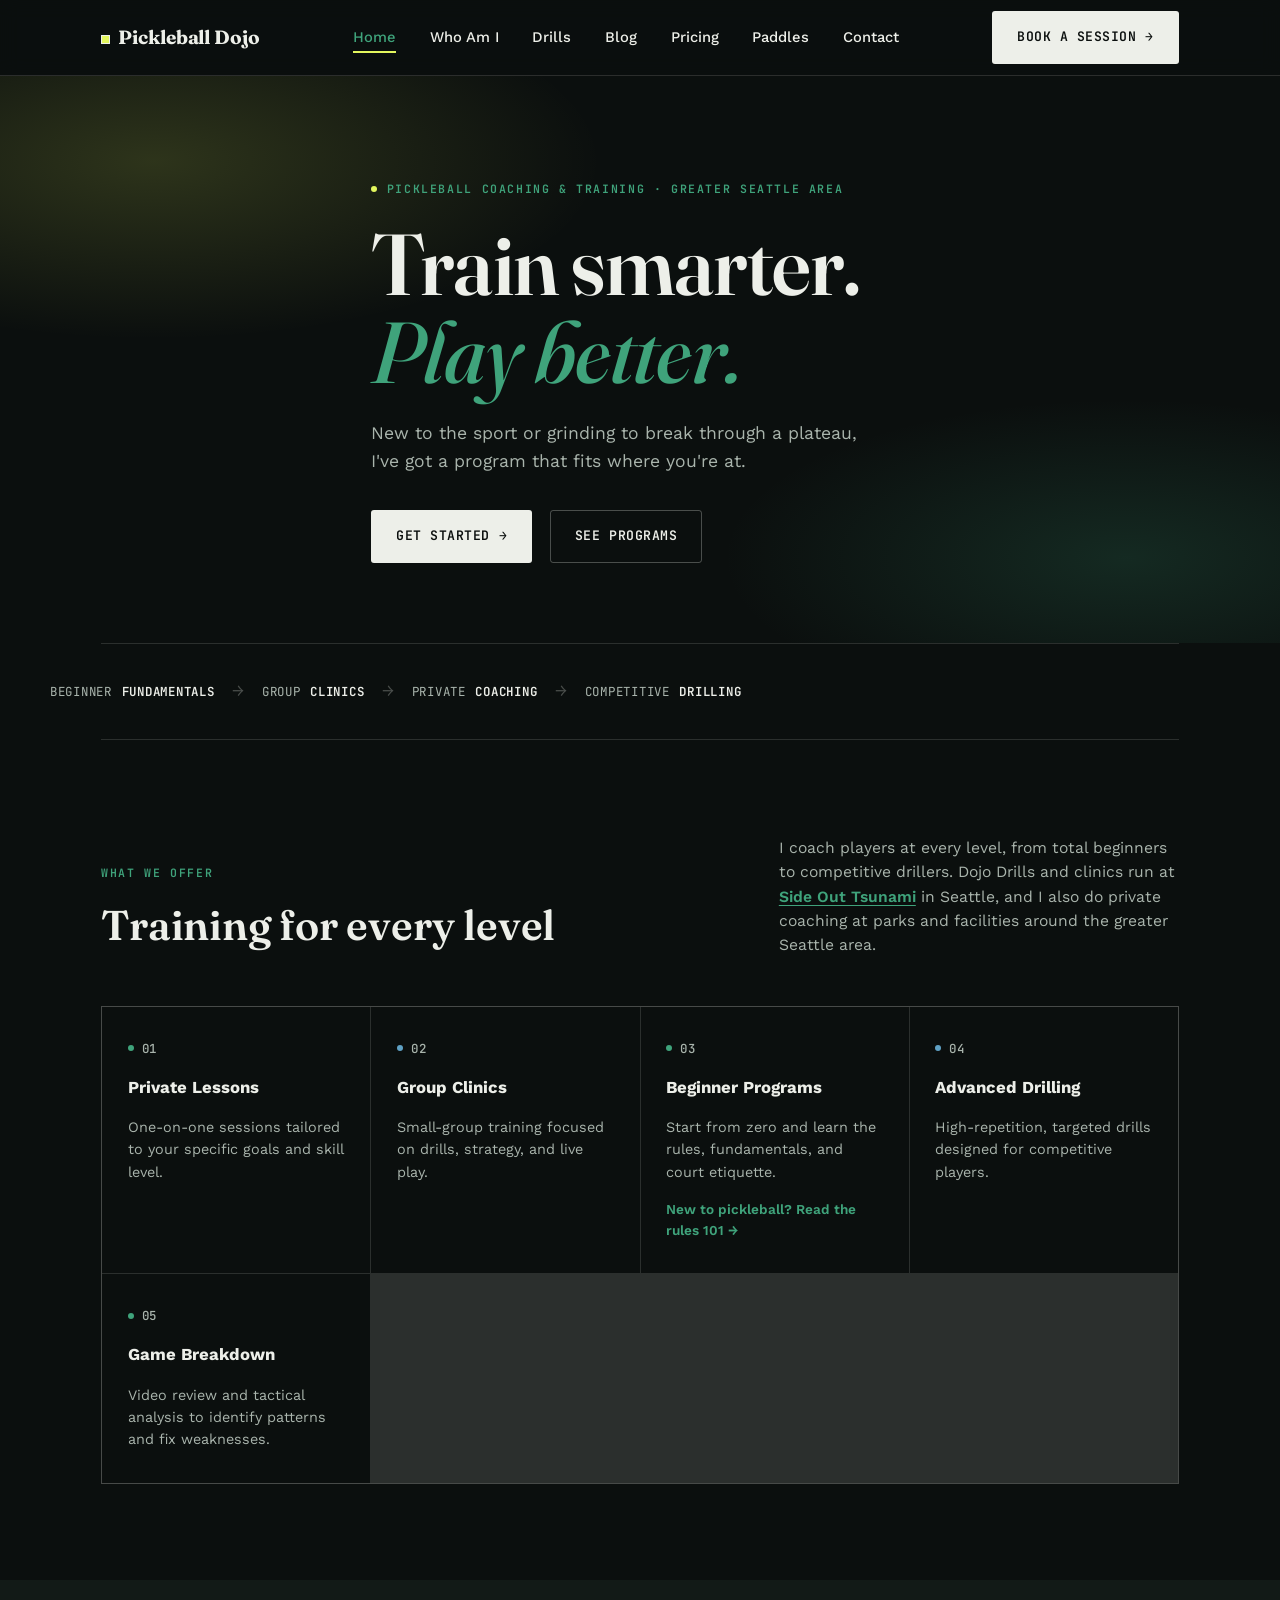
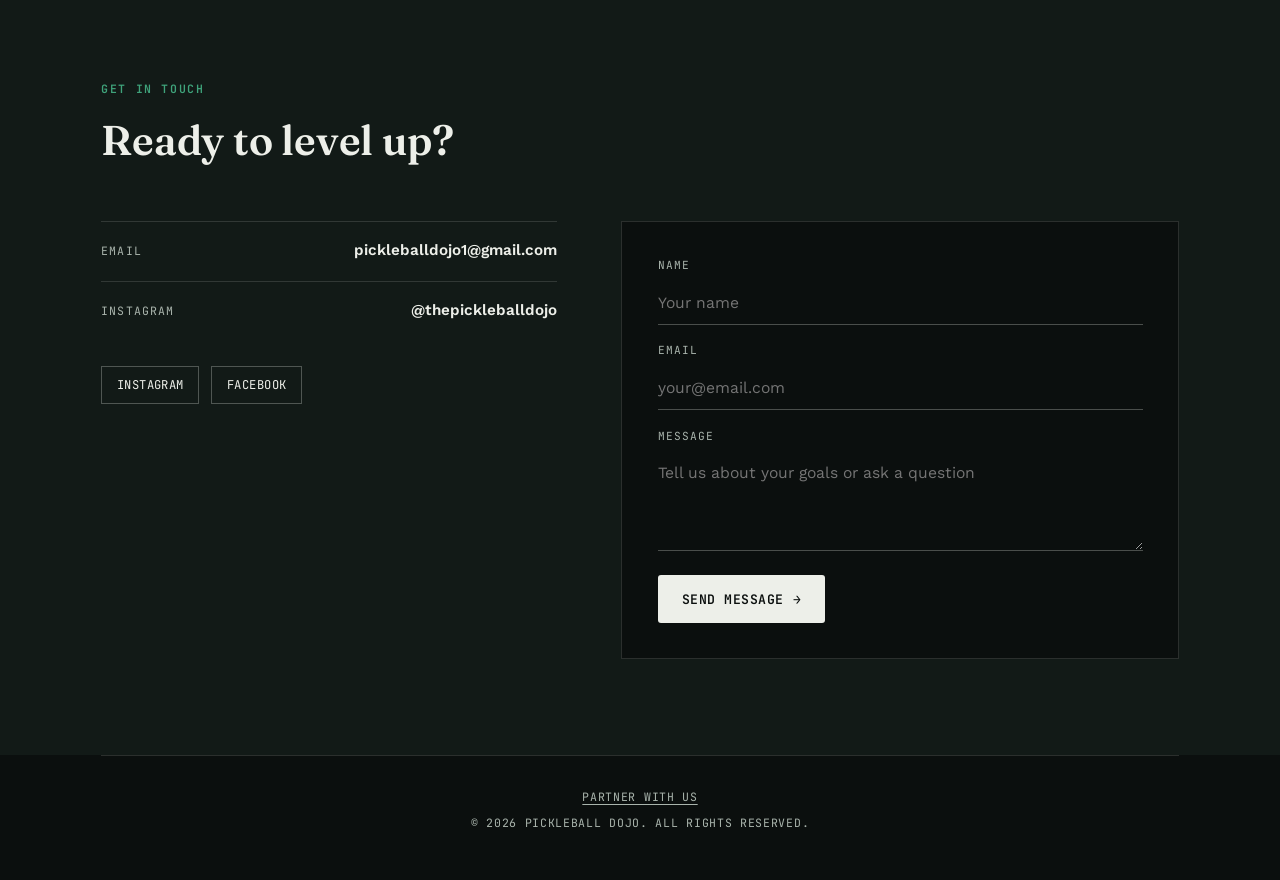
<file: index.html>
<!DOCTYPE html>
<html lang="en">
<head>
  <meta charset="UTF-8" />
  <meta name="viewport" content="width=device-width, initial-scale=1.0" />
  <meta name="description" content="Private lessons, group clinics, and the Dojo Drills program with Coach Takato Watanabe. Serving the greater Seattle area at Side Out Tsunami and local parks." />
  <title>Pickleball Dojo | Pickleball Coaching in Seattle, WA</title>
  <script type="application/ld+json">
  {
    "@context": "https://schema.org",
    "@type": "Person",
    "name": "Takato Watanabe",
    "alternateName": "Pickleball Dojo",
    "jobTitle": "Pickleball Coach",
    "url": "https://pickleballdojo1-del.github.io/dojo-website/",
    "worksFor": {
      "@type": "Organization",
      "name": "Side Out Tsunami",
      "url": "https://sideouttsunami.com/"
    },
    "areaServed": {
      "@type": "Place",
      "name": "Greater Seattle Area, WA"
    },
    "sameAs": [
      "https://www.instagram.com/thepickleballdojo/",
      "https://open.substack.com/pub/thepickleballdojo",
      "https://linktr.ee/pickleballdojo",
      "https://sideouttsunami.com/team/takato-watanabe"
    ]
  }
  </script>
  <link rel="preconnect" href="https://fonts.googleapis.com">
  <link rel="preconnect" href="https://fonts.gstatic.com" crossorigin>
  <link href="https://fonts.googleapis.com/css2?family=Fraunces:ital,opsz,wght@0,9..144,500;0,9..144,600;0,9..144,700;1,9..144,500&family=Work+Sans:wght@400;500;600;700&family=JetBrains+Mono:wght@500;600&display=swap" rel="stylesheet">
  <link rel="stylesheet" href="style.css" />
</head>
<body>

  <!-- ===== NAV ===== -->
  <header>
    <div class="wrap nav-row">
      <a href="index.html" class="brand"><span class="mark"></span>Pickleball Dojo</a>
      <ul class="nav-links">
        <li><a href="index.html" class="active">Home</a></li>
        <li><a href="about.html">Who Am I</a></li>
        <li><a href="drills.html">Drills</a></li>
        <li><a href="blog.html">Blog</a></li>
        <li><a href="pricing.html">Pricing</a></li>
        <li><a href="paddles.html">Paddles</a></li>
        <li><a href="index.html#contact">Contact</a></li>
      </ul>
      <a href="https://app.courtreserve.com/Online/publicbookings/16870/landing" target="_blank" rel="noopener" class="btn btn-primary nav-cta">Book a session <span class="arrow">→</span></a>
      <button class="nav-toggle" aria-label="Toggle navigation" aria-expanded="false">
        <span></span><span></span><span></span>
      </button>
    </div>
  </header>

  <!-- ===== HERO ===== -->
  <!-- TODO: "Get started" and the nav "Book a session" button both link to your CourtReserve public booking page, update the URL here and in nav-cta if it ever changes. -->
  <section class="hero" id="home">
    <div class="hero-split" aria-hidden="true"></div>
    <div class="wrap hero-grid">
      <div class="hero-eyebrow-row"><span class="dot"></span><span class="eyebrow">Pickleball Coaching &amp; Training · Greater Seattle Area</span></div>
      <h1>Train smarter.<br><em>Play better.</em></h1>
      <p class="lede">
        <!-- TODO: Replace with your real tagline/description -->
        New to the sport or grinding to break through a plateau, I've got a program that fits where you're at.
      </p>
      <div class="hero-actions">
        <a href="https://app.courtreserve.com/Online/publicbookings/16870/landing" target="_blank" rel="noopener" class="btn btn-primary">Get started <span class="arrow">→</span></a>
        <a href="#services" class="btn btn-ghost">See programs</a>
      </div>
    </div>
  </section>

  <div class="wrap"><div class="rule"></div></div>
  <div class="wrap path">
    <div class="path-step">Beginner <b>Fundamentals</b></div>
    <span class="path-arrow">→</span>
    <div class="path-step">Group <b>Clinics</b></div>
    <span class="path-arrow">→</span>
    <div class="path-step">Private <b>Coaching</b></div>
    <span class="path-arrow">→</span>
    <div class="path-step">Competitive <b>Drilling</b></div>
  </div>
  <div class="wrap"><div class="rule"></div></div>

  <!-- ===== SERVICES ===== -->
  <section id="services">
    <div class="wrap">
      <div class="section-head reveal">
        <div>
          <span class="eyebrow">What we offer</span>
          <h2>Training for every level</h2>
        </div>
        <p>
          I coach players at every level, from total beginners to competitive drillers. Dojo Drills and clinics run at <a href="https://sideouttsunami.com/" target="_blank" rel="noopener" class="inline-link">Side Out Tsunami</a> in Seattle, and I also do private coaching at parks and facilities around the greater Seattle area.
        </p>
      </div>
    </div>
    <div class="wrap">
      <div class="cards reveal">
        <div class="card">
          <span class="tile"><span class="dot"></span>01</span>
          <h3>Private Lessons</h3>
          <p>One-on-one sessions tailored to your specific goals and skill level.</p>
        </div>
        <div class="card">
          <span class="tile"><span class="dot"></span>02</span>
          <h3>Group Clinics</h3>
          <p>Small-group training focused on drills, strategy, and live play.</p>
        </div>
        <div class="card">
          <span class="tile"><span class="dot"></span>03</span>
          <h3>Beginner Programs</h3>
          <p>Start from zero and learn the rules, fundamentals, and court etiquette.</p>
          <a href="https://thepickleballdojo.substack.com/p/rules-of-pickleball" target="_blank" rel="noopener" class="read-more">New to pickleball? Read the rules 101 →</a>
        </div>
        <div class="card">
          <span class="tile"><span class="dot"></span>04</span>
          <h3>Advanced Drilling</h3>
          <p>High-repetition, targeted drills designed for competitive players.</p>
        </div>
        <div class="card">
          <span class="tile"><span class="dot"></span>05</span>
          <h3>Game Breakdown</h3>
          <p>Video review and tactical analysis to identify patterns and fix weaknesses.</p>
        </div>
      </div>
    </div>
  </section>

  <!-- ===== CONTACT ===== -->
  <section id="contact">
    <div class="wrap">
      <div class="section-head reveal">
        <div>
          <span class="eyebrow">Get in touch</span>
          <h2>Ready to level up?</h2>
        </div>
      </div>
      <div class="contact-grid reveal">
        <div>
          <div class="info-row"><span class="k">Email</span><a href="mailto:pickleballdojo1@gmail.com">pickleballdojo1@gmail.com</a></div>
          <div class="info-row"><span class="k">Instagram</span><a href="https://www.instagram.com/thepickleballdojo/" target="_blank" rel="noopener">@thepickleballdojo</a></div>
          <div class="social-row">
            <a href="https://www.instagram.com/thepickleballdojo/" target="_blank" rel="noopener">Instagram</a>
            <!-- TODO: Replace # with your real Facebook URL -->
            <a href="#" target="_blank" rel="noopener">Facebook</a>
          </div>
        </div>

        <!--
          TODO: To make this form work on GitHub Pages:
          1. Sign up free at https://formspree.io
          2. Create a form and copy your endpoint ID
          3. Replace REPLACE_ME below with your Formspree form ID
          e.g. action="https://formspree.io/f/abcd1234"
        -->
        <form action="https://formspree.io/f/REPLACE_ME" method="POST">
          <div class="field"><label for="name">Name</label><input id="name" name="name" type="text" placeholder="Your name" required /></div>
          <div class="field"><label for="email">Email</label><input id="email" name="email" type="email" placeholder="your@email.com" required /></div>
          <div class="field"><label for="message">Message</label><textarea id="message" name="message" placeholder="Tell us about your goals or ask a question" required></textarea></div>
          <button class="btn btn-primary" type="submit">Send message <span class="arrow">→</span></button>
        </form>
      </div>
    </div>
  </section>

  <!-- ===== FOOTER ===== -->
  <div class="wrap">
    <footer>
      <p><a href="sponsors.html">Partner with us</a></p>
      <p>&copy; 2026 Pickleball Dojo. All rights reserved.</p>
    </footer>
  </div>

  <script src="nav.js" defer></script>
</body>
</html>
</file>
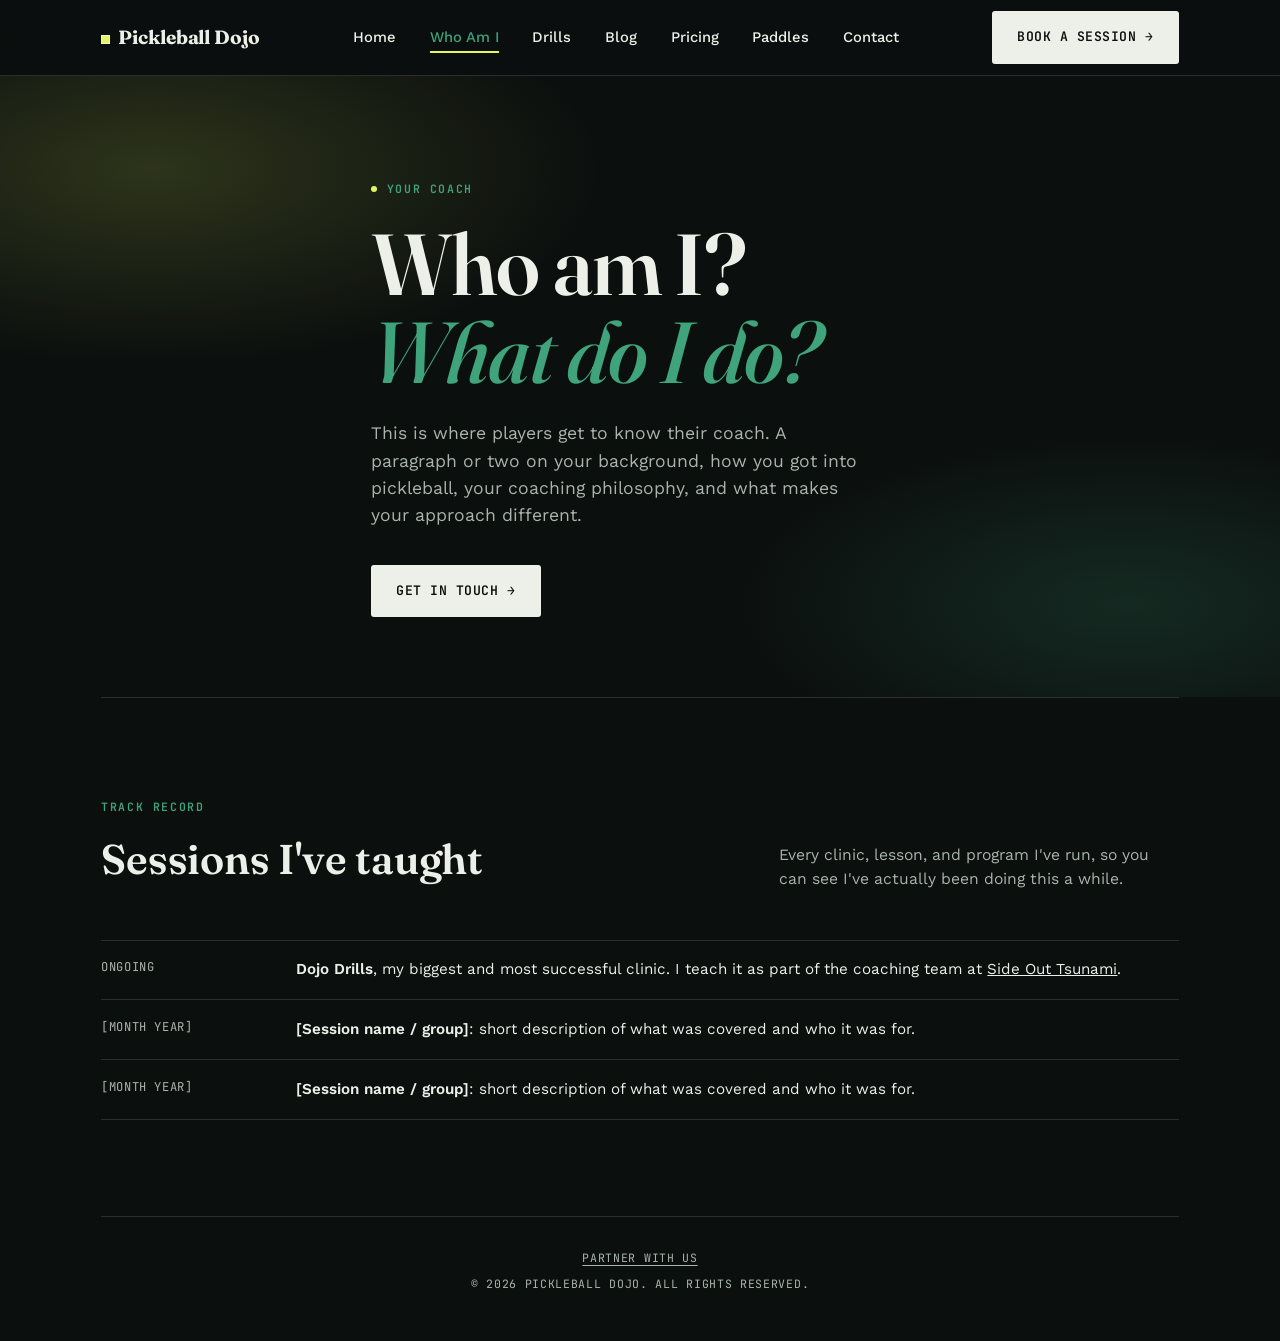
<file: about.html>
<!DOCTYPE html>
<html lang="en">
<head>
  <meta charset="UTF-8" />
  <meta name="viewport" content="width=device-width, initial-scale=1.0" />
  <meta name="description" content="Meet your Pickleball Dojo coach and see the sessions and clinics taught so far." />
  <title>Who Am I | Pickleball Dojo</title>
  <link rel="preconnect" href="https://fonts.googleapis.com">
  <link rel="preconnect" href="https://fonts.gstatic.com" crossorigin>
  <link href="https://fonts.googleapis.com/css2?family=Fraunces:ital,opsz,wght@0,9..144,500;0,9..144,600;0,9..144,700;1,9..144,500&family=Work+Sans:wght@400;500;600;700&family=JetBrains+Mono:wght@500;600&display=swap" rel="stylesheet">
  <link rel="stylesheet" href="style.css" />
</head>
<body>

  <header>
    <div class="wrap nav-row">
      <a href="index.html" class="brand"><span class="mark"></span>Pickleball Dojo</a>
      <ul class="nav-links">
        <li><a href="index.html">Home</a></li>
        <li><a href="about.html" class="active">Who Am I</a></li>
        <li><a href="drills.html">Drills</a></li>
        <li><a href="blog.html">Blog</a></li>
        <li><a href="pricing.html">Pricing</a></li>
        <li><a href="paddles.html">Paddles</a></li>
        <li><a href="index.html#contact">Contact</a></li>
      </ul>
      <a href="https://app.courtreserve.com/Online/publicbookings/16870/landing" target="_blank" rel="noopener" class="btn btn-primary nav-cta">Book a session <span class="arrow">→</span></a>
      <button class="nav-toggle" aria-label="Toggle navigation" aria-expanded="false">
        <span></span><span></span><span></span>
      </button>
    </div>
  </header>

  <!-- ===== ABOUT ===== -->
  <section class="hero">
    <div class="hero-split" aria-hidden="true"></div>
    <div class="wrap hero-grid">
      <div class="hero-eyebrow-row"><span class="dot"></span><span class="eyebrow">Your Coach</span></div>
      <h1>Who am I?<br><em>What do I do?</em></h1>
      <p class="lede">
        <!-- TODO: Replace with your real bio: background, credentials, playing history, and coaching philosophy. -->
        This is where players get to know their coach. A paragraph or two on your background, how you got into pickleball, your coaching philosophy, and what makes your approach different.
      </p>
      <div class="hero-actions">
        <a href="index.html#contact" class="btn btn-primary">Get in touch <span class="arrow">→</span></a>
      </div>
    </div>
  </section>

  <div class="wrap"><div class="rule"></div></div>

  <!-- ===== SESSIONS TAUGHT ===== -->
  <section id="sessions">
    <div class="wrap">
      <div class="section-head reveal">
        <div>
          <span class="eyebrow">Track record</span>
          <h2>Sessions I've taught</h2>
        </div>
        <p>Every clinic, lesson, and program I've run, so you can see I've actually been doing this a while.</p>
      </div>
      <!-- TODO: Replace these with your real session history (date, location/group, short description) -->
      <div class="sessions reveal">
        <div class="session-row">
          <span class="when">Ongoing</span>
          <span class="what"><b>Dojo Drills</b>, my biggest and most successful clinic. I teach it as part of the coaching team at <a href="https://sideouttsunami.com/team/takato-watanabe" target="_blank" rel="noopener">Side Out Tsunami</a>.</span>
        </div>
        <div class="session-row">
          <span class="when">[Month Year]</span>
          <span class="what"><b>[Session name / group]</b>: short description of what was covered and who it was for.</span>
        </div>
        <div class="session-row">
          <span class="when">[Month Year]</span>
          <span class="what"><b>[Session name / group]</b>: short description of what was covered and who it was for.</span>
        </div>
      </div>
    </div>
  </section>

  <div class="wrap">
    <footer>
      <p><a href="sponsors.html">Partner with us</a></p>
      <p>&copy; 2026 Pickleball Dojo. All rights reserved.</p>
    </footer>
  </div>

  <script src="nav.js" defer></script>
</body>
</html>
</file>
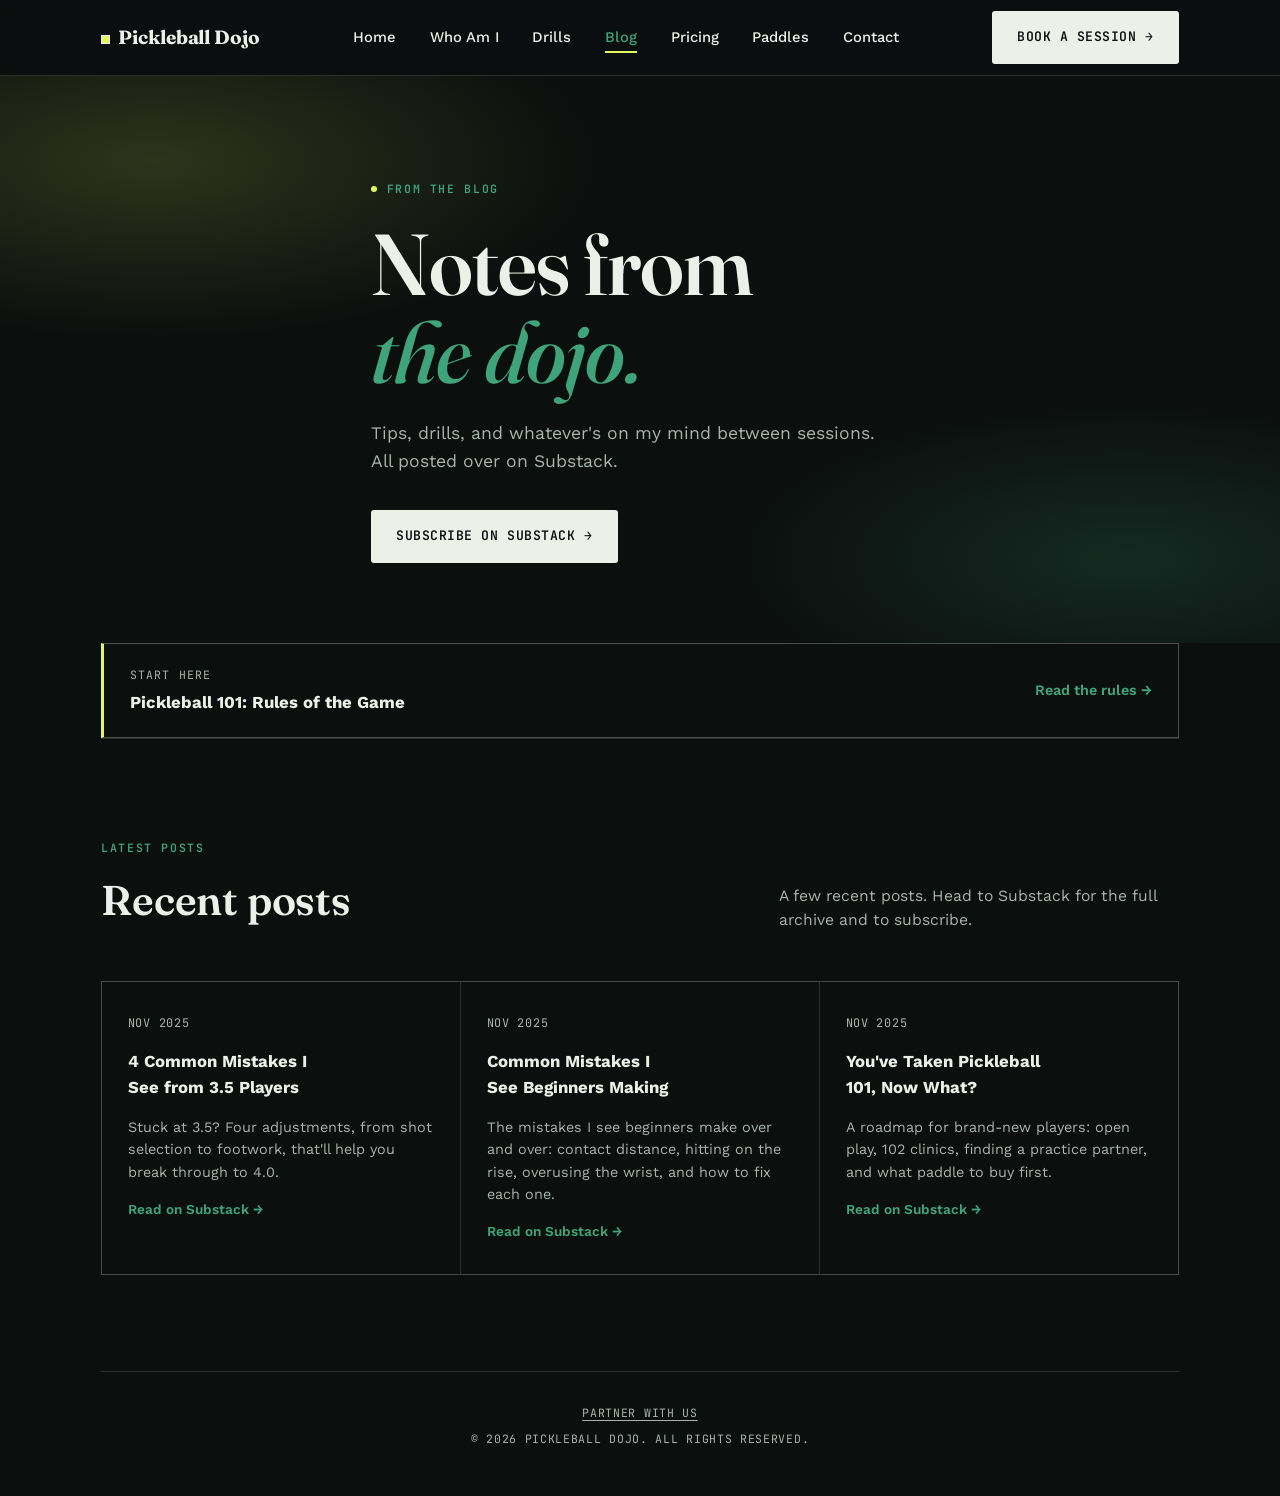
<file: blog.html>
<!DOCTYPE html>
<html lang="en">
<head>
  <meta charset="UTF-8" />
  <meta name="viewport" content="width=device-width, initial-scale=1.0" />
  <meta name="description" content="Notes, tips, and drills from Pickleball Dojo, published on Substack." />
  <title>Blog | Pickleball Dojo</title>
  <link rel="preconnect" href="https://fonts.googleapis.com">
  <link rel="preconnect" href="https://fonts.gstatic.com" crossorigin>
  <link href="https://fonts.googleapis.com/css2?family=Fraunces:ital,opsz,wght@0,9..144,500;0,9..144,600;0,9..144,700;1,9..144,500&family=Work+Sans:wght@400;500;600;700&family=JetBrains+Mono:wght@500;600&display=swap" rel="stylesheet">
  <link rel="stylesheet" href="style.css" />
</head>
<body>

  <header>
    <div class="wrap nav-row">
      <a href="index.html" class="brand"><span class="mark"></span>Pickleball Dojo</a>
      <ul class="nav-links">
        <li><a href="index.html">Home</a></li>
        <li><a href="about.html">Who Am I</a></li>
        <li><a href="drills.html">Drills</a></li>
        <li><a href="blog.html" class="active">Blog</a></li>
        <li><a href="pricing.html">Pricing</a></li>
        <li><a href="paddles.html">Paddles</a></li>
        <li><a href="index.html#contact">Contact</a></li>
      </ul>
      <a href="https://app.courtreserve.com/Online/publicbookings/16870/landing" target="_blank" rel="noopener" class="btn btn-primary nav-cta">Book a session <span class="arrow">→</span></a>
      <button class="nav-toggle" aria-label="Toggle navigation" aria-expanded="false">
        <span></span><span></span><span></span>
      </button>
    </div>
  </header>

  <!-- ===== BLOG ===== -->
  <section class="hero">
    <div class="hero-split" aria-hidden="true"></div>
    <div class="wrap hero-grid">
      <div class="hero-eyebrow-row"><span class="dot"></span><span class="eyebrow">From the blog</span></div>
      <h1>Notes from<br><em>the dojo.</em></h1>
      <p class="lede">Tips, drills, and whatever's on my mind between sessions. All posted over on Substack.</p>
      <div class="hero-actions">
        <a href="https://open.substack.com/pub/thepickleballdojo" target="_blank" rel="noopener" class="btn btn-primary">Subscribe on Substack <span class="arrow">→</span></a>
      </div>
    </div>
  </section>

  <div class="wrap">
    <div class="pinned-resource reveal">
      <div>
        <span class="label">Start here</span>
        <h3>Pickleball 101: Rules of the Game</h3>
      </div>
      <a href="https://thepickleballdojo.substack.com/p/rules-of-pickleball" target="_blank" rel="noopener" class="cta-link">Read the rules →</a>
    </div>
  </div>

  <div class="wrap"><div class="rule"></div></div>

  <section id="posts">
    <div class="wrap">
      <div class="section-head reveal">
        <div>
          <span class="eyebrow">Latest posts</span>
          <h2>Recent posts</h2>
        </div>
        <p>A few recent posts. Head to Substack for the full archive and to subscribe.</p>
      </div>
    </div>
    <div class="wrap">
      <div class="cards reveal">
        <div class="card">
          <span class="post-date">Nov 2025</span>
          <h3>4 Common Mistakes I See from 3.5 Players</h3>
          <p>Stuck at 3.5? Four adjustments, from shot selection to footwork, that'll help you break through to 4.0.</p>
          <a href="https://thepickleballdojo.substack.com/p/4-common-mistakes-i-see-from-35-players" target="_blank" rel="noopener" class="read-more">Read on Substack →</a>
        </div>
        <div class="card">
          <span class="post-date">Nov 2025</span>
          <h3>Common Mistakes I See Beginners Making</h3>
          <p>The mistakes I see beginners make over and over: contact distance, hitting on the rise, overusing the wrist, and how to fix each one.</p>
          <a href="https://thepickleballdojo.substack.com/p/common-mistakes-i-see-beginners-making" target="_blank" rel="noopener" class="read-more">Read on Substack →</a>
        </div>
        <div class="card">
          <span class="post-date">Nov 2025</span>
          <h3>You've Taken Pickleball 101, Now What?</h3>
          <p>A roadmap for brand-new players: open play, 102 clinics, finding a practice partner, and what paddle to buy first.</p>
          <a href="https://thepickleballdojo.substack.com/p/youve-taken-pickleball-101-now-what" target="_blank" rel="noopener" class="read-more">Read on Substack →</a>
        </div>
      </div>
    </div>
  </section>

  <div class="wrap">
    <footer>
      <p><a href="sponsors.html">Partner with us</a></p>
      <p>&copy; 2026 Pickleball Dojo. All rights reserved.</p>
    </footer>
  </div>

  <script src="nav.js" defer></script>
</body>
</html>
</file>
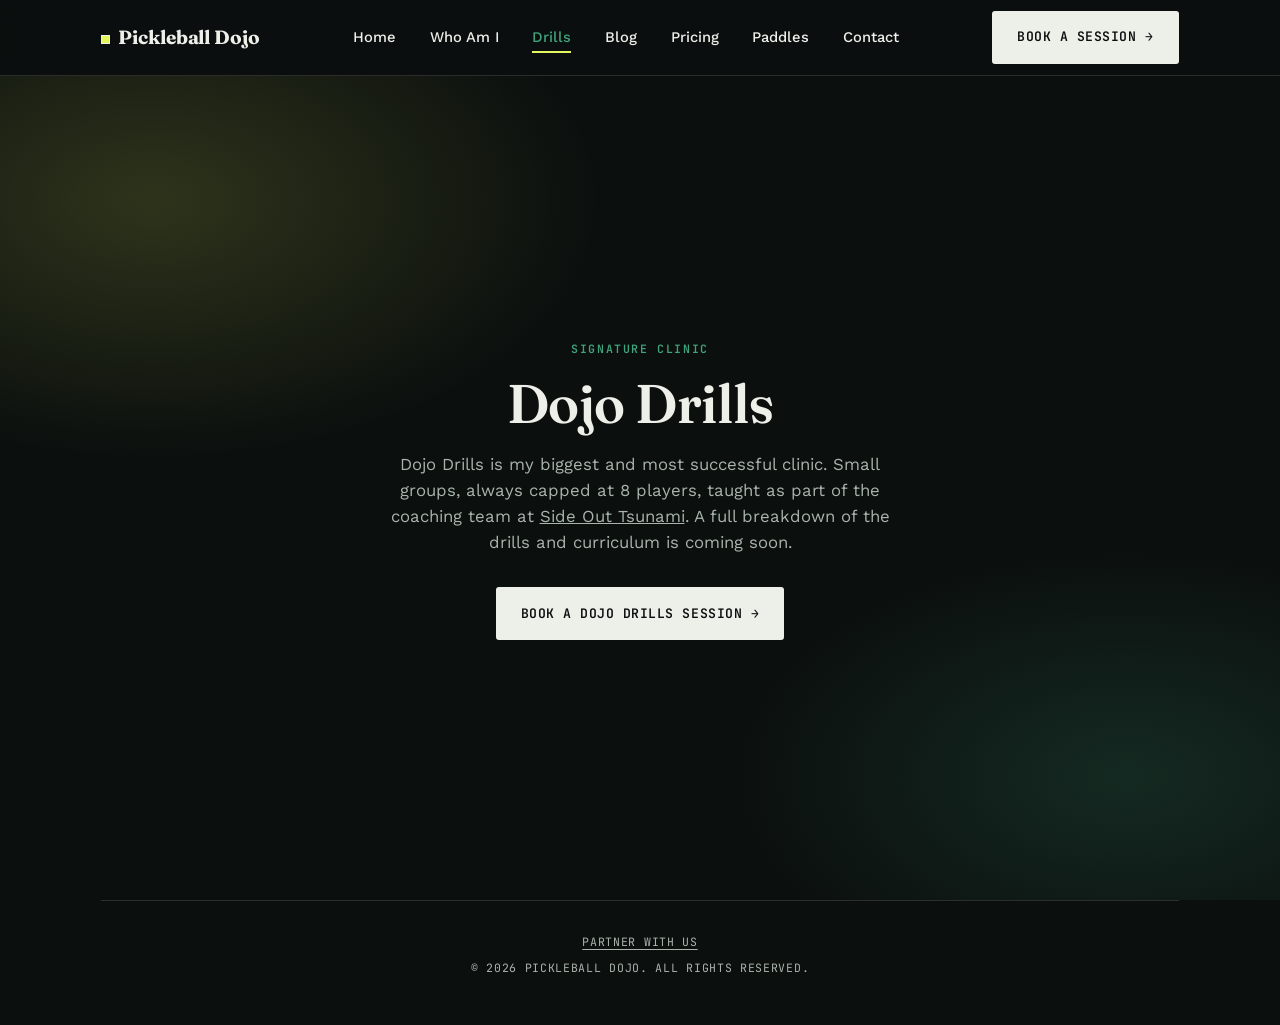
<file: drills.html>
<!DOCTYPE html>
<html lang="en">
<head>
  <meta charset="UTF-8" />
  <meta name="viewport" content="width=device-width, initial-scale=1.0" />
  <meta name="description" content="A growing library of pickleball drills to help you train smarter between sessions." />
  <title>Drills | Pickleball Dojo</title>
  <link rel="preconnect" href="https://fonts.googleapis.com">
  <link rel="preconnect" href="https://fonts.gstatic.com" crossorigin>
  <link href="https://fonts.googleapis.com/css2?family=Fraunces:ital,opsz,wght@0,9..144,500;0,9..144,600;0,9..144,700;1,9..144,500&family=Work+Sans:wght@400;500;600;700&family=JetBrains+Mono:wght@500;600&display=swap" rel="stylesheet">
  <link rel="stylesheet" href="style.css" />
</head>
<body>

  <header>
    <div class="wrap nav-row">
      <a href="index.html" class="brand"><span class="mark"></span>Pickleball Dojo</a>
      <ul class="nav-links">
        <li><a href="index.html">Home</a></li>
        <li><a href="about.html">Who Am I</a></li>
        <li><a href="drills.html" class="active">Drills</a></li>
        <li><a href="blog.html">Blog</a></li>
        <li><a href="pricing.html">Pricing</a></li>
        <li><a href="paddles.html">Paddles</a></li>
        <li><a href="index.html#contact">Contact</a></li>
      </ul>
      <a href="https://app.courtreserve.com/Online/publicbookings/16870/landing" target="_blank" rel="noopener" class="btn btn-primary nav-cta">Book a session <span class="arrow">→</span></a>
      <button class="nav-toggle" aria-label="Toggle navigation" aria-expanded="false">
        <span></span><span></span><span></span>
      </button>
    </div>
  </header>

  <!-- ===== DRILLS ===== -->
  <section id="drills" class="placeholder-section">
    <div class="hero-split" aria-hidden="true"></div>
    <div class="wrap">
      <span class="eyebrow">Signature clinic</span>
      <h1 class="stub-title">Dojo Drills</h1>
      <p class="stub-blurb">Dojo Drills is my biggest and most successful clinic. Small groups, always capped at 8 players, taught as part of the coaching team at <a href="https://sideouttsunami.com/team/takato-watanabe" target="_blank" rel="noopener">Side Out Tsunami</a>. A full breakdown of the drills and curriculum is coming soon.</p>
      <!-- TODO: Side Out Tsunami's site may change soon, double check this link still points to the right page -->
      <a href="https://app.courtreserve.com/Online/publicbookings/16870/landing" target="_blank" rel="noopener" class="btn btn-primary">Book a Dojo Drills session <span class="arrow">→</span></a>
    </div>
  </section>

  <div class="wrap">
    <footer>
      <p><a href="sponsors.html">Partner with us</a></p>
      <p>&copy; 2026 Pickleball Dojo. All rights reserved.</p>
    </footer>
  </div>

  <script src="nav.js" defer></script>
</body>
</html>
</file>
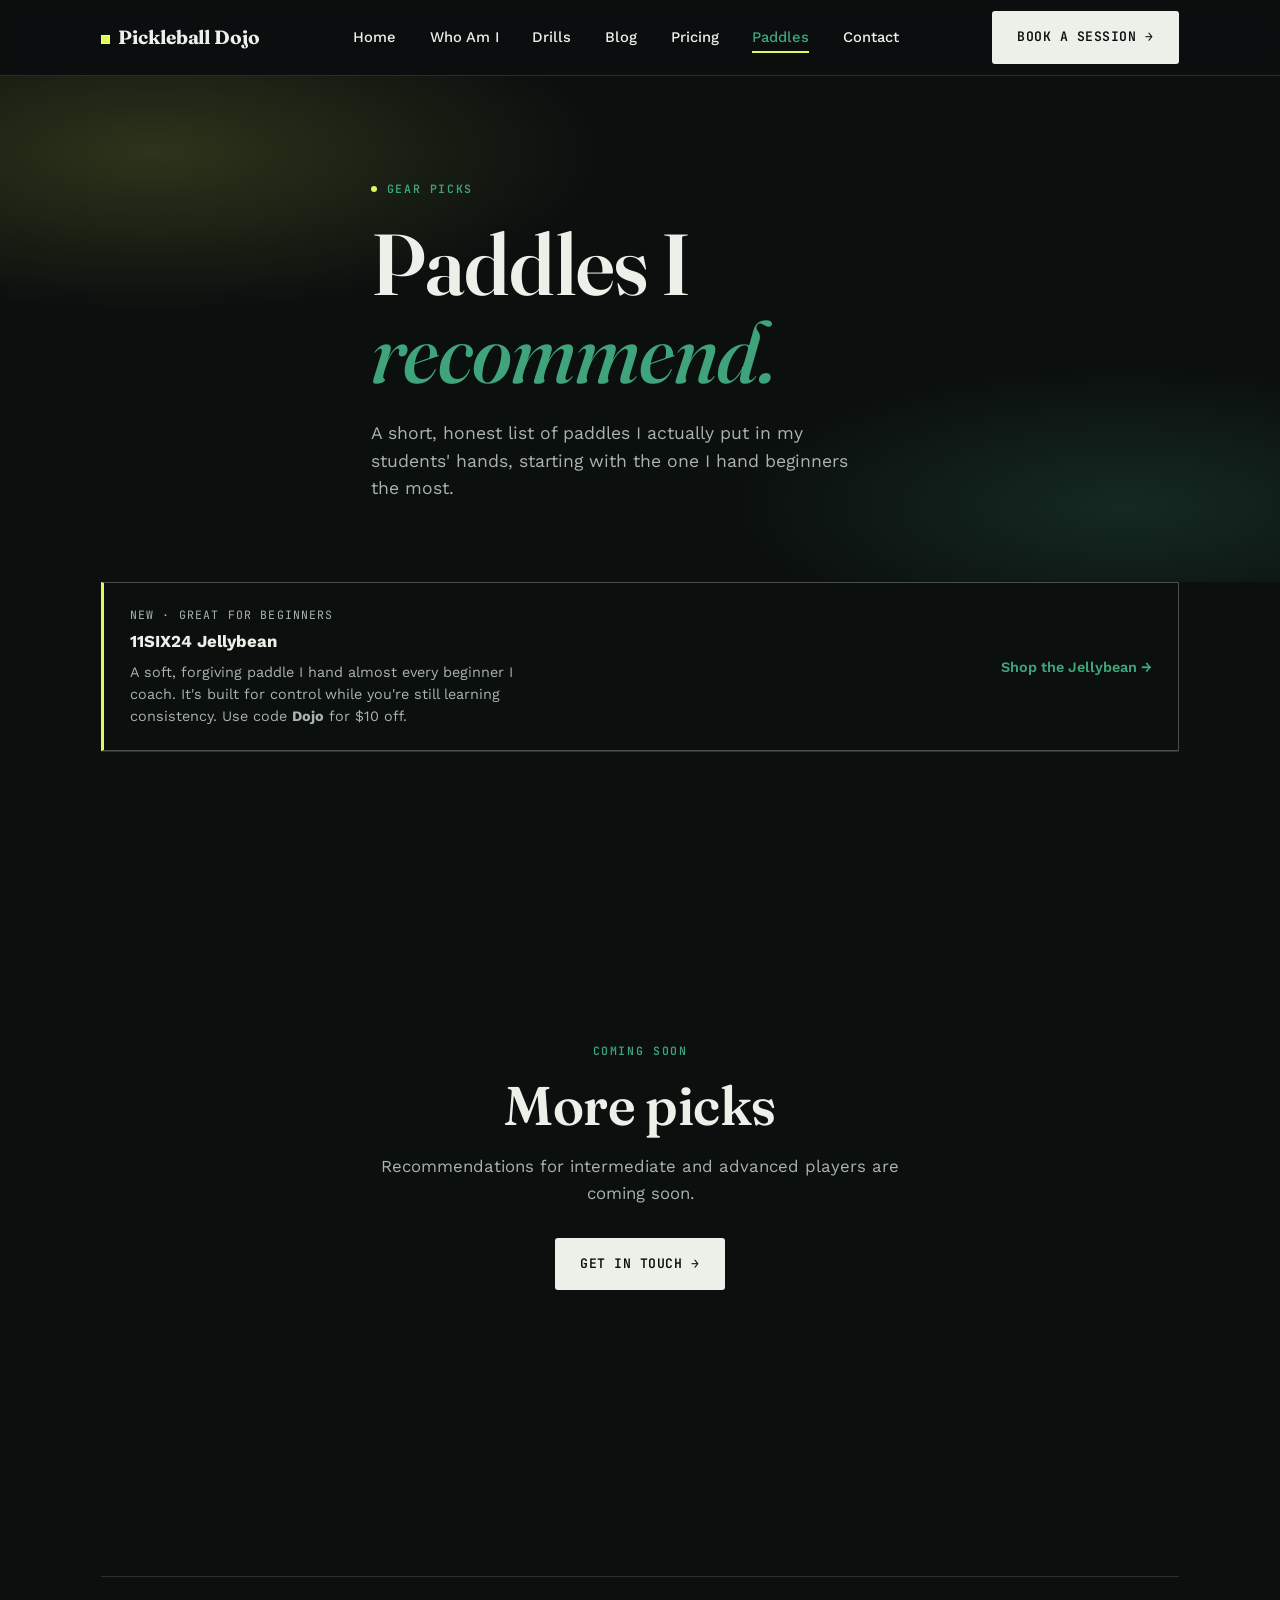
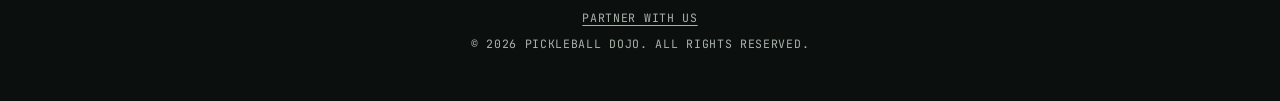
<file: paddles.html>
<!DOCTYPE html>
<html lang="en">
<head>
  <meta charset="UTF-8" />
  <meta name="viewport" content="width=device-width, initial-scale=1.0" />
  <meta name="description" content="Paddle recommendations from Pickleball Dojo, including the 11SIX24 Jellybean, a great pick for beginners." />
  <title>Paddles | Pickleball Dojo</title>
  <link rel="preconnect" href="https://fonts.googleapis.com">
  <link rel="preconnect" href="https://fonts.gstatic.com" crossorigin>
  <link href="https://fonts.googleapis.com/css2?family=Fraunces:ital,opsz,wght@0,9..144,500;0,9..144,600;0,9..144,700;1,9..144,500&family=Work+Sans:wght@400;500;600;700&family=JetBrains+Mono:wght@500;600&display=swap" rel="stylesheet">
  <link rel="stylesheet" href="style.css" />
</head>
<body>

  <header>
    <div class="wrap nav-row">
      <a href="index.html" class="brand"><span class="mark"></span>Pickleball Dojo</a>
      <ul class="nav-links">
        <li><a href="index.html">Home</a></li>
        <li><a href="about.html">Who Am I</a></li>
        <li><a href="drills.html">Drills</a></li>
        <li><a href="blog.html">Blog</a></li>
        <li><a href="pricing.html">Pricing</a></li>
        <li><a href="paddles.html" class="active">Paddles</a></li>
        <li><a href="index.html#contact">Contact</a></li>
      </ul>
      <a href="https://app.courtreserve.com/Online/publicbookings/16870/landing" target="_blank" rel="noopener" class="btn btn-primary nav-cta">Book a session <span class="arrow">→</span></a>
      <button class="nav-toggle" aria-label="Toggle navigation" aria-expanded="false">
        <span></span><span></span><span></span>
      </button>
    </div>
  </header>

  <!-- ===== PADDLES ===== -->
  <section class="hero">
    <div class="hero-split" aria-hidden="true"></div>
    <div class="wrap hero-grid">
      <div class="hero-eyebrow-row"><span class="dot"></span><span class="eyebrow">Gear picks</span></div>
      <h1>Paddles I<br><em>recommend.</em></h1>
      <p class="lede">A short, honest list of paddles I actually put in my students' hands, starting with the one I hand beginners the most.</p>
    </div>
  </section>

  <div class="wrap">
    <div class="pinned-resource reveal">
      <div>
        <span class="label">New · Great for beginners</span>
        <h3>11SIX24 Jellybean</h3>
        <p>A soft, forgiving paddle I hand almost every beginner I coach. It's built for control while you're still learning consistency. Use code <b>Dojo</b> for $10 off.</p>
      </div>
      <a href="https://11six24.com/collections/jelly-bean-2?sca_ref=9253452.GWfsm5AmR1" target="_blank" rel="noopener" class="cta-link">Shop the Jellybean →</a>
    </div>
  </div>

  <div class="wrap"><div class="rule"></div></div>

  <section id="paddles" class="placeholder-section">
    <div class="wrap">
      <span class="eyebrow">Coming soon</span>
      <h2 class="stub-title">More picks</h2>
      <p class="stub-blurb">Recommendations for intermediate and advanced players are coming soon.</p>
      <a href="index.html#contact" class="btn btn-primary">Get in touch <span class="arrow">→</span></a>
    </div>
  </section>

  <div class="wrap">
    <footer>
      <p><a href="sponsors.html">Partner with us</a></p>
      <p>&copy; 2026 Pickleball Dojo. All rights reserved.</p>
    </footer>
  </div>

  <script src="nav.js" defer></script>
</body>
</html>
</file>
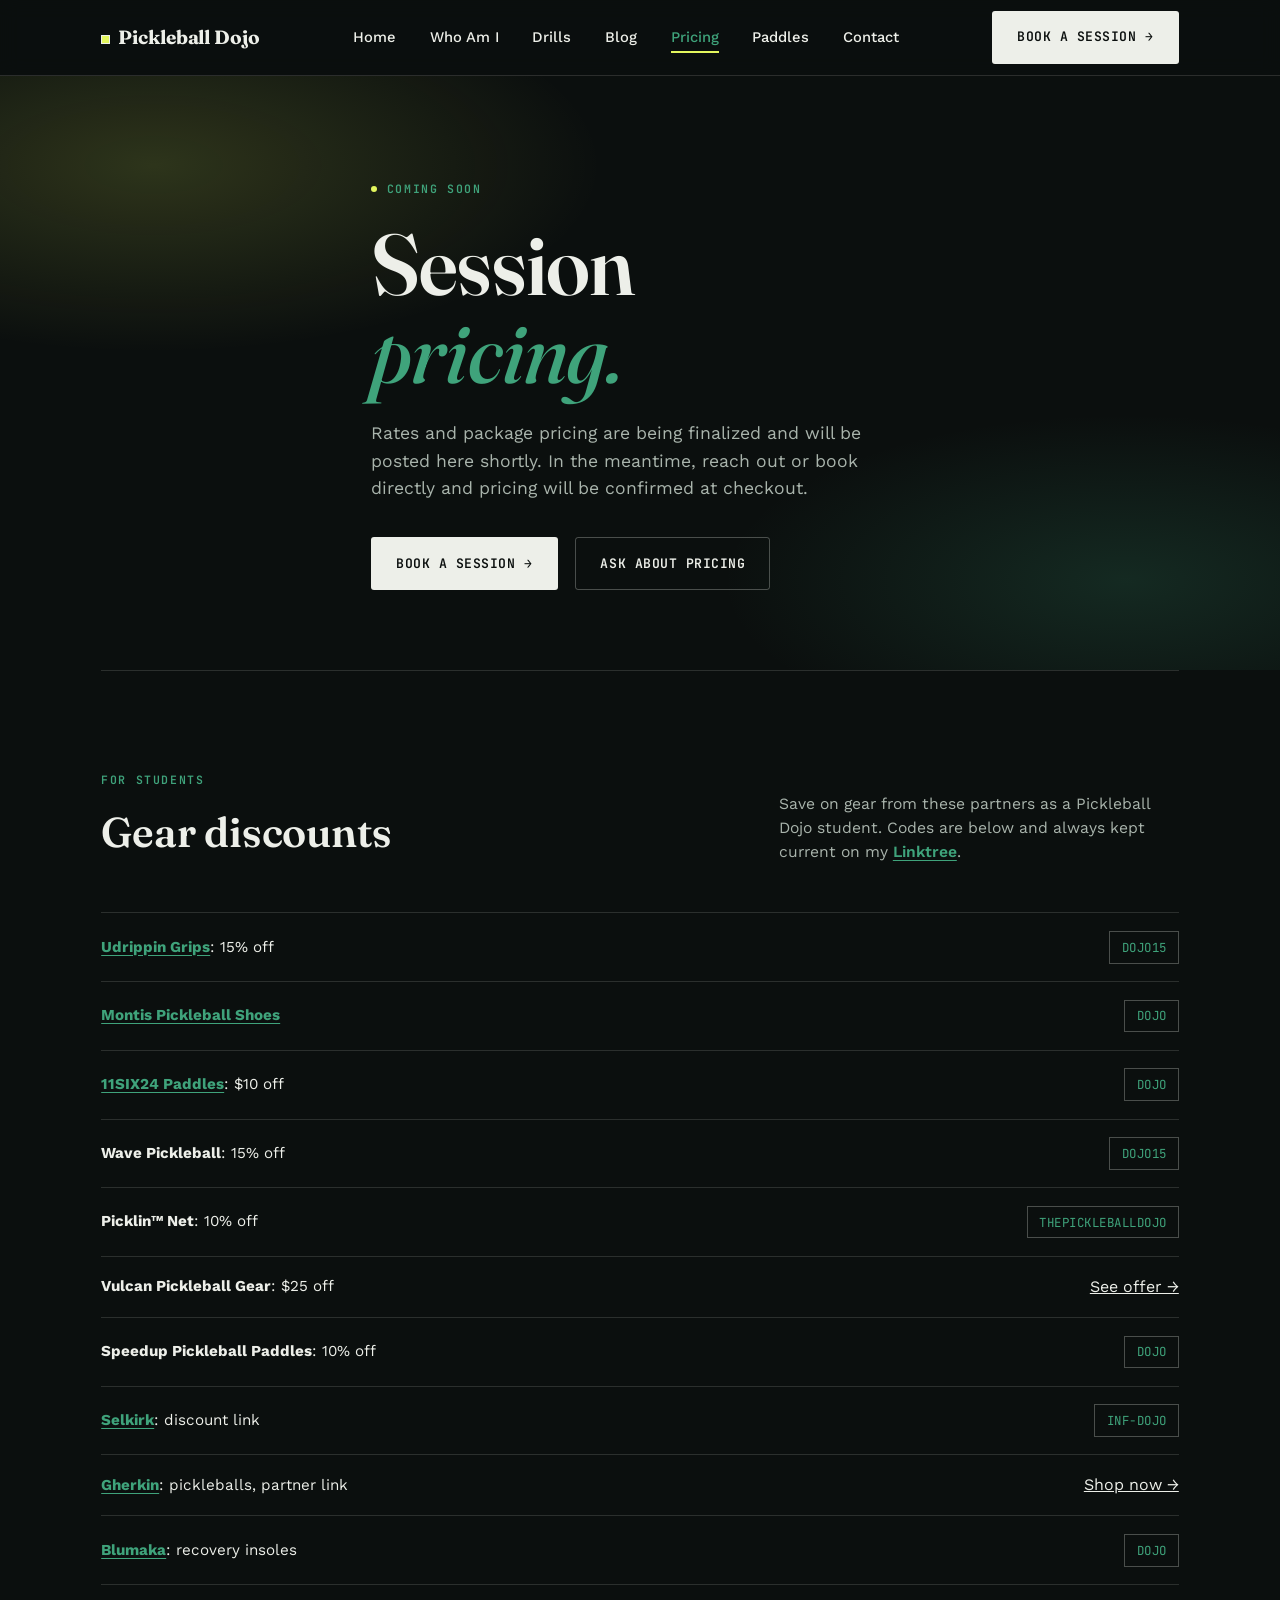
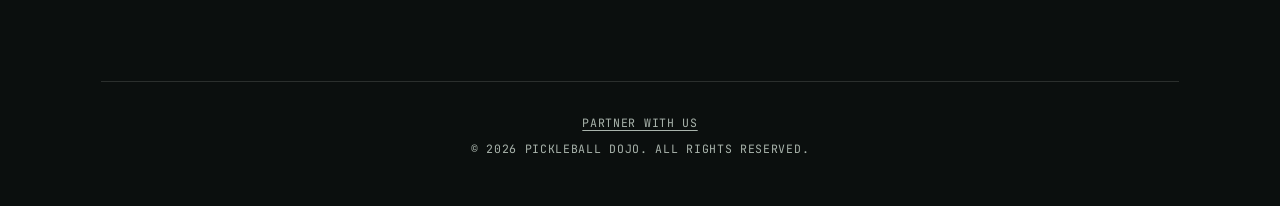
<file: pricing.html>
<!DOCTYPE html>
<html lang="en">
<head>
  <meta charset="UTF-8" />
  <meta name="viewport" content="width=device-width, initial-scale=1.0" />
  <meta name="description" content="Session pricing and gear discounts for Pickleball Dojo students." />
  <title>Pricing &amp; Discounts | Pickleball Dojo</title>
  <link rel="preconnect" href="https://fonts.googleapis.com">
  <link rel="preconnect" href="https://fonts.gstatic.com" crossorigin>
  <link href="https://fonts.googleapis.com/css2?family=Fraunces:ital,opsz,wght@0,9..144,500;0,9..144,600;0,9..144,700;1,9..144,500&family=Work+Sans:wght@400;500;600;700&family=JetBrains+Mono:wght@500;600&display=swap" rel="stylesheet">
  <link rel="stylesheet" href="style.css" />
</head>
<body>

  <header>
    <div class="wrap nav-row">
      <a href="index.html" class="brand"><span class="mark"></span>Pickleball Dojo</a>
      <ul class="nav-links">
        <li><a href="index.html">Home</a></li>
        <li><a href="about.html">Who Am I</a></li>
        <li><a href="drills.html">Drills</a></li>
        <li><a href="blog.html">Blog</a></li>
        <li><a href="pricing.html" class="active">Pricing</a></li>
        <li><a href="paddles.html">Paddles</a></li>
        <li><a href="index.html#contact">Contact</a></li>
      </ul>
      <a href="https://app.courtreserve.com/Online/publicbookings/16870/landing" target="_blank" rel="noopener" class="btn btn-primary nav-cta">Book a session <span class="arrow">→</span></a>
      <button class="nav-toggle" aria-label="Toggle navigation" aria-expanded="false">
        <span></span><span></span><span></span>
      </button>
    </div>
  </header>

  <!-- ===== PRICING ===== -->
  <section class="hero">
    <div class="hero-split" aria-hidden="true"></div>
    <div class="wrap hero-grid">
      <div class="hero-eyebrow-row"><span class="dot"></span><span class="eyebrow">Coming soon</span></div>
      <h1>Session<br><em>pricing.</em></h1>
      <!-- TODO: Replace with your real session rates and package pricing -->
      <p class="lede">Rates and package pricing are being finalized and will be posted here shortly. In the meantime, reach out or book directly and pricing will be confirmed at checkout.</p>
      <div class="hero-actions">
        <a href="https://app.courtreserve.com/Online/publicbookings/16870/landing" target="_blank" rel="noopener" class="btn btn-primary">Book a session <span class="arrow">→</span></a>
        <a href="index.html#contact" class="btn btn-ghost">Ask about pricing</a>
      </div>
    </div>
  </section>

  <div class="wrap"><div class="rule"></div></div>

  <!-- ===== GEAR DISCOUNTS ===== -->
  <section id="discounts">
    <div class="wrap">
      <div class="section-head reveal">
        <div>
          <span class="eyebrow">For students</span>
          <h2>Gear discounts</h2>
        </div>
        <p>Save on gear from these partners as a Pickleball Dojo student. Codes are below and always kept current on my <a href="https://linktr.ee/pickleballdojo" target="_blank" rel="noopener" class="inline-link">Linktree</a>.</p>
      </div>
      <div class="discounts reveal">
        <div class="discount-row">
          <span class="offer"><a href="https://www.udrippin.com?sca_ref=4846525.mEq0TMty2l" target="_blank" rel="noopener" class="inline-link"><b>Udrippin Grips</b></a>: 15% off</span>
          <span class="code">DOJO15</span>
        </div>
        <div class="discount-row">
          <span class="offer"><a href="https://montispickleball.com?sca_ref=9950765.PdZNZsTULqnES" target="_blank" rel="noopener" class="inline-link"><b>Montis Pickleball Shoes</b></a></span>
          <span class="code">DOJO</span>
        </div>
        <div class="discount-row">
          <span class="offer"><a href="https://11six24.com?sca_ref=9253452.GWfsm5AmR1" target="_blank" rel="noopener" class="inline-link"><b>11SIX24 Paddles</b></a>: $10 off</span>
          <span class="code">Dojo</span>
        </div>
        <div class="discount-row">
          <span class="offer"><b>Wave Pickleball</b>: 15% off</span>
          <span class="code">DOJO15</span>
        </div>
        <div class="discount-row">
          <span class="offer"><b>Picklin&trade; Net</b>: 10% off</span>
          <span class="code">THEPICKLEBALLDOJO</span>
        </div>
        <div class="discount-row">
          <span class="offer"><b>Vulcan Pickleball Gear</b>: $25 off</span>
          <a href="https://linktr.ee/pickleballdojo" target="_blank" rel="noopener" class="read-more">See offer →</a>
        </div>
        <div class="discount-row">
          <span class="offer"><b>Speedup Pickleball Paddles</b>: 10% off</span>
          <span class="code">Dojo</span>
        </div>
        <div class="discount-row">
          <span class="offer"><a href="https://www.selkirk.com/discount/INF-dojo" target="_blank" rel="noopener" class="inline-link"><b>Selkirk</b></a>: discount link</span>
          <span class="code">INF-DOJO</span>
        </div>
        <div class="discount-row">
          <span class="offer"><a href="https://www.gherkinusa.com?sca_ref=11740396.eVIjpUk3zq" target="_blank" rel="noopener" class="inline-link"><b>Gherkin</b></a>: pickleballs, partner link</span>
          <a href="https://www.gherkinusa.com?sca_ref=11740396.eVIjpUk3zq" target="_blank" rel="noopener" class="read-more">Shop now →</a>
        </div>
        <div class="discount-row">
          <span class="offer"><a href="https://blumaka.com/takato" target="_blank" rel="noopener" class="inline-link"><b>Blumaka</b></a>: recovery insoles</span>
          <span class="code">DOJO</span>
        </div>
      </div>
    </div>
  </section>

  <div class="wrap">
    <footer>
      <p><a href="sponsors.html">Partner with us</a></p>
      <p>&copy; 2026 Pickleball Dojo. All rights reserved.</p>
    </footer>
  </div>

  <script src="nav.js" defer></script>
</body>
</html>
</file>
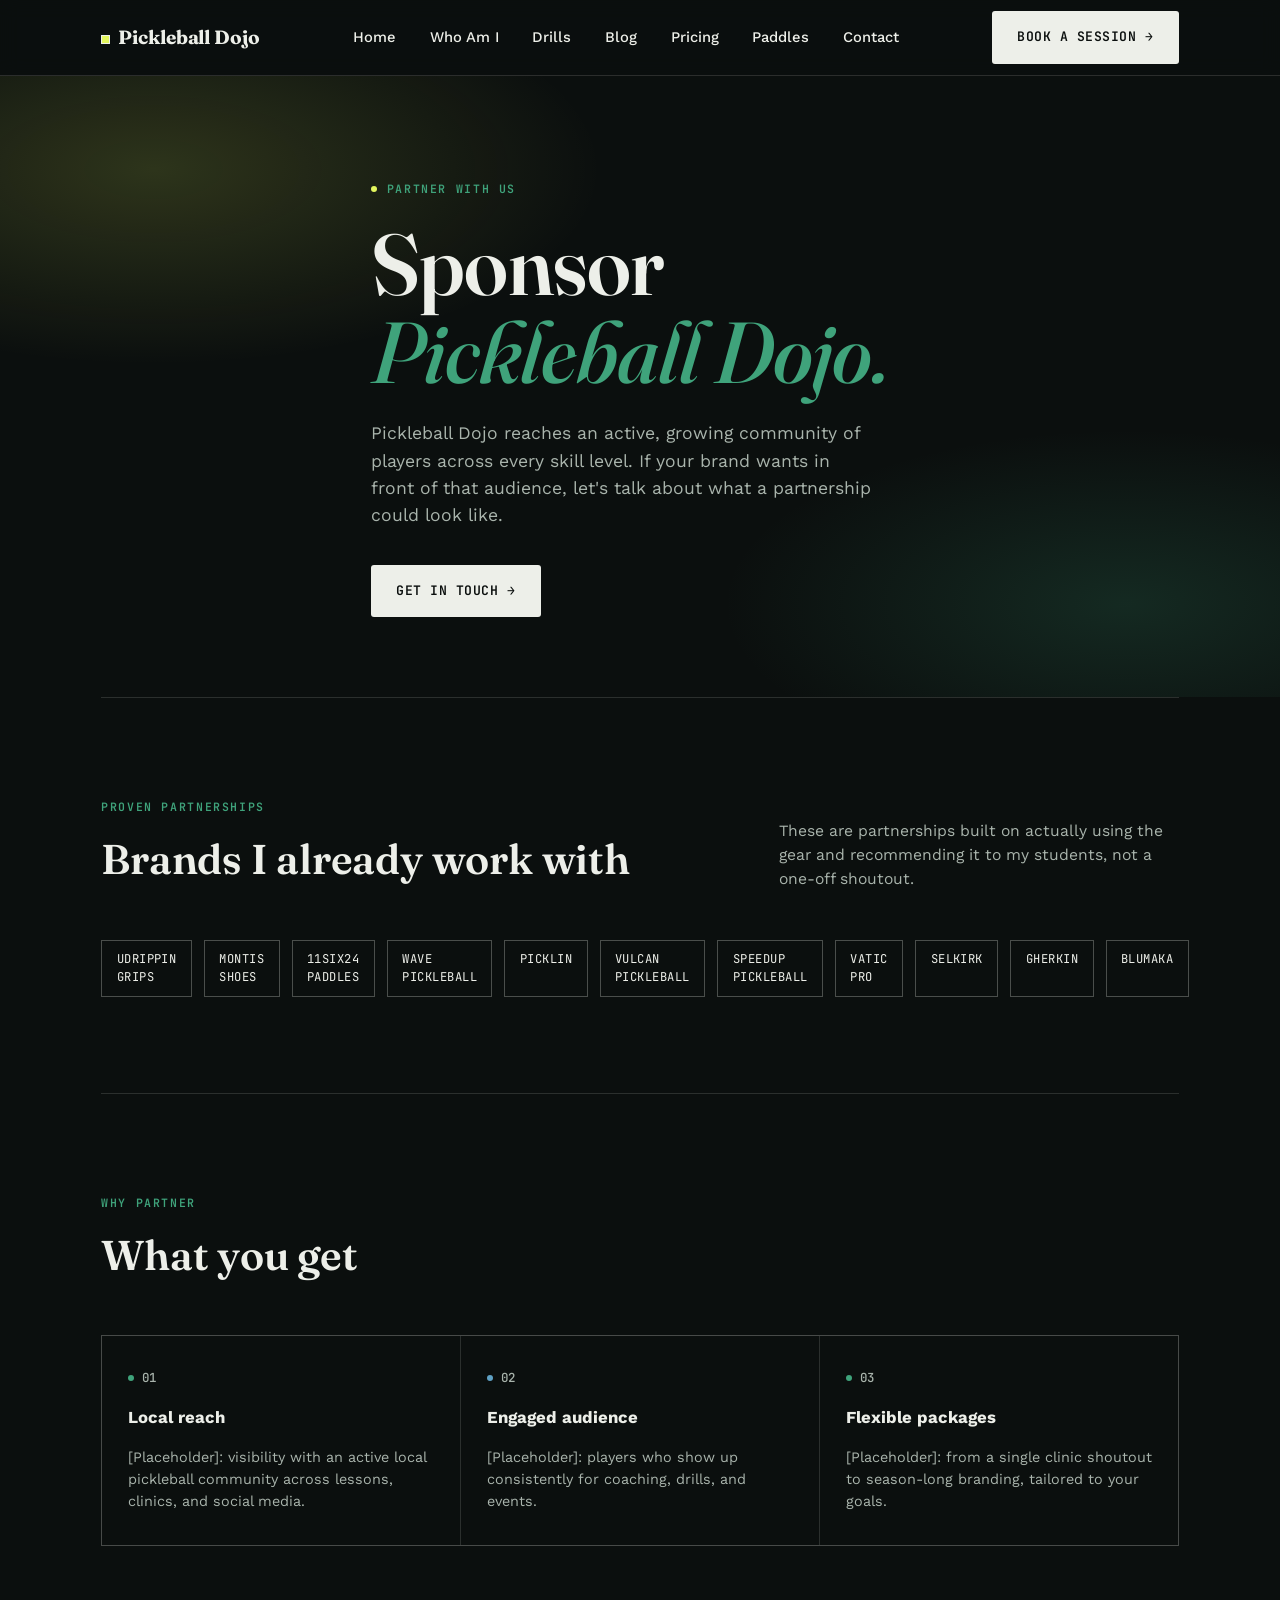
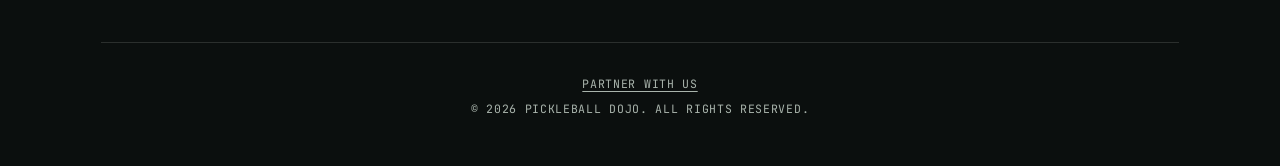
<file: sponsors.html>
<!DOCTYPE html>
<html lang="en">
<head>
  <meta charset="UTF-8" />
  <meta name="viewport" content="width=device-width, initial-scale=1.0" />
  <meta name="description" content="Partner with Pickleball Dojo and reach an active local pickleball community." />
  <title>Sponsors | Pickleball Dojo</title>
  <link rel="preconnect" href="https://fonts.googleapis.com">
  <link rel="preconnect" href="https://fonts.gstatic.com" crossorigin>
  <link href="https://fonts.googleapis.com/css2?family=Fraunces:ital,opsz,wght@0,9..144,500;0,9..144,600;0,9..144,700;1,9..144,500&family=Work+Sans:wght@400;500;600;700&family=JetBrains+Mono:wght@500;600&display=swap" rel="stylesheet">
  <link rel="stylesheet" href="style.css" />
</head>
<body>

  <header>
    <div class="wrap nav-row">
      <a href="index.html" class="brand"><span class="mark"></span>Pickleball Dojo</a>
      <ul class="nav-links">
        <li><a href="index.html">Home</a></li>
        <li><a href="about.html">Who Am I</a></li>
        <li><a href="drills.html">Drills</a></li>
        <li><a href="blog.html">Blog</a></li>
        <li><a href="pricing.html">Pricing</a></li>
        <li><a href="paddles.html">Paddles</a></li>
        <li><a href="index.html#contact">Contact</a></li>
      </ul>
      <a href="https://app.courtreserve.com/Online/publicbookings/16870/landing" target="_blank" rel="noopener" class="btn btn-primary nav-cta">Book a session <span class="arrow">→</span></a>
      <button class="nav-toggle" aria-label="Toggle navigation" aria-expanded="false">
        <span></span><span></span><span></span>
      </button>
    </div>
  </header>

  <!-- ===== SPONSORS ===== -->
  <section class="hero">
    <div class="hero-split" aria-hidden="true"></div>
    <div class="wrap hero-grid">
      <div class="hero-eyebrow-row"><span class="dot"></span><span class="eyebrow">Partner with us</span></div>
      <h1>Sponsor<br><em>Pickleball Dojo.</em></h1>
      <p class="lede">
        <!-- TODO: Replace with your real pitch: audience size, community reach, what a partnership looks like. -->
        Pickleball Dojo reaches an active, growing community of players across every skill level. If your brand wants in front of that audience, let's talk about what a partnership could look like.
      </p>
      <div class="hero-actions">
        <a href="index.html#contact" class="btn btn-primary">Get in touch <span class="arrow">→</span></a>
      </div>
    </div>
  </section>

  <div class="wrap"><div class="rule"></div></div>

  <section id="partners">
    <div class="wrap">
      <div class="section-head reveal">
        <div>
          <span class="eyebrow">Proven partnerships</span>
          <h2>Brands I already work with</h2>
        </div>
        <p>These are partnerships built on actually using the gear and recommending it to my students, not a one-off shoutout.</p>
      </div>
      <div class="social-row reveal">
        <a href="https://www.udrippin.com?sca_ref=4846525.mEq0TMty2l" target="_blank" rel="noopener">Udrippin Grips</a>
        <a href="https://montispickleball.com?sca_ref=9950765.PdZNZsTULqnES" target="_blank" rel="noopener">Montis Shoes</a>
        <a href="https://11six24.com?sca_ref=9253452.GWfsm5AmR1" target="_blank" rel="noopener">11SIX24 Paddles</a>
        <a href="pricing.html#discounts" target="_blank" rel="noopener">Wave Pickleball</a>
        <a href="pricing.html#discounts" target="_blank" rel="noopener">Picklin</a>
        <a href="pricing.html#discounts" target="_blank" rel="noopener">Vulcan Pickleball</a>
        <a href="pricing.html#discounts" target="_blank" rel="noopener">Speedup Pickleball</a>
        <a href="https://vaticpro.com?sca_ref=9950727.Vg0ChJSJOS" target="_blank" rel="noopener">Vatic Pro</a>
        <a href="https://www.selkirk.com/discount/INF-dojo" target="_blank" rel="noopener">Selkirk</a>
        <a href="https://www.gherkinusa.com?sca_ref=11740396.eVIjpUk3zq" target="_blank" rel="noopener">Gherkin</a>
        <a href="https://blumaka.com/takato" target="_blank" rel="noopener">Blumaka</a>
      </div>
    </div>
  </section>

  <div class="wrap"><div class="rule"></div></div>

  <section id="why-partner">
    <div class="wrap">
      <div class="section-head reveal">
        <div>
          <span class="eyebrow">Why partner</span>
          <h2>What you get</h2>
        </div>
      </div>
    </div>
    <div class="wrap">
      <!-- TODO: Replace with your real numbers/details once you have them (Instagram followers, clinic attendance, email list size, etc.) -->
      <div class="cards reveal">
        <div class="card">
          <span class="tile"><span class="dot"></span>01</span>
          <h3>Local reach</h3>
          <p>[Placeholder]: visibility with an active local pickleball community across lessons, clinics, and social media.</p>
        </div>
        <div class="card">
          <span class="tile"><span class="dot"></span>02</span>
          <h3>Engaged audience</h3>
          <p>[Placeholder]: players who show up consistently for coaching, drills, and events.</p>
        </div>
        <div class="card">
          <span class="tile"><span class="dot"></span>03</span>
          <h3>Flexible packages</h3>
          <p>[Placeholder]: from a single clinic shoutout to season-long branding, tailored to your goals.</p>
        </div>
      </div>
    </div>
  </section>

  <div class="wrap">
    <footer>
      <p><a href="sponsors.html">Partner with us</a></p>
      <p>&copy; 2026 Pickleball Dojo. All rights reserved.</p>
    </footer>
  </div>

  <script src="nav.js" defer></script>
</body>
</html>
</file>
<file: style.css>
/* ============================================================
   Tokens — committed dark identity ("Night Match" ground +
   Fraunces display type). Not a light/dark toggle: this is
   the site's actual palette.
   ============================================================ */
:root {
  --paper: #0B0F0E;
  --paper-raised: #121A17;
  --ink: #EDEFE9;
  --ink-soft: #A9B4AC;
  --court-green: #3FA37B;
  --court-green-deep: #2E7F5E;
  --court-blue: #5FA1C4;
  --court-blue-deep: #4A87A6;
  --optic: #E3F65E;
  --optic-ink: #15200B;
  --line: rgba(237, 239, 233, 0.14);
  --line-strong: rgba(237, 239, 233, 0.28);
  --shadow: 0 1px 2px rgba(0,0,0,0.35);

  --display: "Fraunces", Georgia, serif;
  --body: "Work Sans", system-ui, sans-serif;
  --mono: "JetBrains Mono", ui-monospace, monospace;

  --nav-h: 76px;
  --edge: clamp(1.5rem, 4vw, 3.5rem);
}

/* ============================================================
   Reset & Base
   ============================================================ */
* { box-sizing: border-box; }
html { scroll-behavior: smooth; }
body {
  margin: 0;
  background: var(--paper);
  color: var(--ink);
  font-family: var(--body);
  line-height: 1.55;
  -webkit-font-smoothing: antialiased;
}
img { max-width: 100%; display: block; }
a { color: inherit; }
h1, h2, h3 { font-family: var(--display); text-wrap: balance; margin: 0; }
p { margin: 0; }
ul { margin: 0; padding: 0; list-style: none; }
button { font-family: inherit; }
:focus-visible { outline: 2px solid var(--optic); outline-offset: 3px; }

.wrap {
  max-width: 1180px;
  margin: 0 auto;
  padding-left: var(--edge);
  padding-right: var(--edge);
}

.rule { border-top: 1px solid var(--line); }

.eyebrow {
  font-family: var(--mono);
  font-size: 0.72rem;
  font-weight: 600;
  letter-spacing: 0.14em;
  text-transform: uppercase;
  color: var(--court-green);
}

/* ============================================================
   Buttons
   ============================================================ */
.btn {
  display: inline-flex;
  align-items: center;
  gap: 0.55rem;
  font-family: var(--mono);
  font-size: 0.82rem;
  font-weight: 600;
  letter-spacing: 0.04em;
  text-transform: uppercase;
  text-decoration: none;
  padding: 0.95rem 1.5rem;
  border-radius: 3px;
  border: 1px solid transparent;
  cursor: pointer;
  transition: transform 0.15s ease, background 0.15s ease, color 0.15s ease, border-color .15s ease;
}
.btn-primary {
  background: var(--ink);
  color: var(--paper);
}
.btn-primary:hover { transform: translateY(-2px); background: var(--optic); color: var(--optic-ink); }
.btn-primary .arrow { transition: transform .2s ease; }
.btn-primary:hover .arrow { transform: translateX(3px); }

.btn-ghost {
  background: transparent;
  border-color: var(--line-strong);
  color: var(--ink);
}
.btn-ghost:hover { border-color: var(--court-green); color: var(--court-green); }

/* ============================================================
   Nav
   ============================================================ */
header {
  position: sticky;
  top: 0;
  z-index: 50;
  height: var(--nav-h);
  display: flex;
  align-items: center;
  background: color-mix(in srgb, var(--paper) 86%, transparent);
  backdrop-filter: blur(10px);
  -webkit-backdrop-filter: blur(10px);
  border-bottom: 1px solid var(--line);
}
.nav-row {
  display: flex;
  align-items: center;
  justify-content: space-between;
  width: 100%;
}
.brand {
  display: flex;
  align-items: baseline;
  gap: 0.5rem;
  text-decoration: none;
  font-family: var(--display);
  font-weight: 700;
  font-size: 1.2rem;
  letter-spacing: -0.005em;
}
.brand .mark {
  width: 9px; height: 9px;
  background: var(--optic);
  border: 1px solid var(--ink);
  display: inline-block;
}

.nav-links {
  display: flex;
  align-items: center;
  gap: 2.1rem;
}
.nav-links a {
  font-size: 0.92rem;
  font-weight: 500;
  text-decoration: none;
  position: relative;
  padding: 0.3rem 0;
}
.nav-links a.active { color: var(--court-green); }
.nav-links a:not(.active):hover { color: var(--court-green); }
.nav-links a.active::after {
  content: "";
  position: absolute;
  left: 0; right: 0; bottom: -2px;
  height: 2px;
  background: var(--optic);
}
.nav-cta { display: none; }
@media (min-width: 900px) { .nav-cta { display: inline-flex; } }

.nav-toggle {
  display: flex;
  flex-direction: column;
  gap: 5px;
  background: none;
  border: none;
  cursor: pointer;
  padding: 0.4rem;
}
.nav-toggle span { width: 22px; height: 2px; background: var(--ink); }
@media (min-width: 900px) { .nav-toggle { display: none; } }
@media (max-width: 899px) {
  .nav-links {
    position: fixed;
    inset: var(--nav-h) 0 auto 0;
    flex-direction: column;
    align-items: stretch;
    gap: 0;
    background: var(--paper);
    border-bottom: 1px solid var(--line);
    max-height: 0;
    overflow: hidden;
    transition: max-height .25s ease;
  }
  .nav-links.open { max-height: 420px; }
  .nav-links a {
    padding: 1rem var(--edge);
    border-top: 1px solid var(--line);
  }
  .nav-links a.active::after { display: none; }
}

/* ============================================================
   Hero
   ============================================================ */
.hero {
  position: relative;
  overflow: hidden;
  padding-top: clamp(3.5rem, 9vw, 6.5rem);
  padding-bottom: clamp(3rem, 7vw, 5rem);
}
.hero-split {
  position: absolute;
  inset: 0;
  z-index: -1;
  background:
    radial-gradient(50% 45% at 12% 15%, color-mix(in srgb, var(--optic) 16%, transparent), transparent 70%),
    radial-gradient(45% 40% at 88% 85%, color-mix(in srgb, var(--court-green) 18%, transparent), transparent 70%);
}
.hero-grid { max-width: 640px; }

.hero-eyebrow-row {
  display: flex;
  align-items: center;
  gap: 0.6rem;
  margin-bottom: 1.4rem;
}
.hero-eyebrow-row .dot {
  width: 6px; height: 6px; border-radius: 50%;
  background: var(--optic);
}

.hero h1 {
  font-optical-sizing: auto;
  font-size: clamp(2.8rem, 7.2vw, 5.4rem);
  font-weight: 600;
  line-height: 1.02;
  letter-spacing: -0.01em;
}
.hero h1 em {
  font-style: italic;
  font-weight: 500;
  color: var(--court-green);
}

.hero p.lede {
  margin-top: 1.5rem;
  font-size: 1.1rem;
  color: var(--ink-soft);
  max-width: 46ch;
}

.hero-actions {
  display: flex;
  align-items: center;
  gap: 1.1rem;
  margin-top: 2.2rem;
  flex-wrap: wrap;
}

/* ============================================================
   Level path strip
   ============================================================ */
.path {
  padding: 2.2rem 0;
  display: flex;
  align-items: center;
  gap: 0;
  overflow-x: auto;
}
.path-step {
  display: flex;
  align-items: baseline;
  gap: 0.6rem;
  font-family: var(--mono);
  font-size: 0.78rem;
  letter-spacing: 0.06em;
  text-transform: uppercase;
  color: var(--ink-soft);
  white-space: nowrap;
  padding-right: 1.1rem;
}
.path-step b { color: var(--ink); font-weight: 600; }
.path-arrow { color: var(--line-strong); padding-right: 1.1rem; }

/* ============================================================
   Section shared
   ============================================================ */
section { padding: clamp(3.5rem, 8vw, 6rem) 0; }
.section-head {
  display: flex;
  justify-content: space-between;
  align-items: flex-end;
  gap: 2rem;
  margin-bottom: 3rem;
  flex-wrap: wrap;
}
.section-head h2 {
  font-optical-sizing: auto;
  font-size: clamp(1.9rem, 3.6vw, 2.6rem);
  font-weight: 600;
  letter-spacing: -0.005em;
  margin-top: 0.5rem;
}
.section-head p {
  max-width: 40ch;
  color: var(--ink-soft);
  font-size: 0.98rem;
}

.reveal {
  opacity: 0;
  transform: translateY(14px);
  transition: opacity .5s ease, transform .5s ease;
}
.reveal.in { opacity: 1; transform: none; }
@media (prefers-reduced-motion: reduce) {
  .reveal { opacity: 1; transform: none; transition: none; }
}

/* ============================================================
   Services — "shot cards"
   ============================================================ */
.cards {
  display: grid;
  grid-template-columns: repeat(auto-fit, minmax(230px, 1fr));
  gap: 1px;
  background: var(--line);
  border: 1px solid var(--line);
}
.card {
  background: var(--paper);
  padding: 2rem 1.6rem;
  display: flex;
  flex-direction: column;
  gap: 1rem;
  transition: background .2s ease;
}
.card:hover { background: var(--paper-raised); }
.card .tile {
  display: flex;
  align-items: center;
  gap: 0.5rem;
  font-family: var(--mono);
  font-weight: 500;
  font-size: 0.78rem;
  letter-spacing: 0.05em;
  color: var(--ink-soft);
}
.card .tile .dot {
  width: 6px; height: 6px; border-radius: 50%;
  background: var(--court-green);
}
.card:nth-child(even) .tile .dot { background: var(--court-blue); }
.card h3 { font-size: 1.05rem; font-weight: 700; font-family: var(--body); }
.card p { font-size: 0.9rem; color: var(--ink-soft); }

/* ============================================================
   Contact — "match card"
   ============================================================ */
#contact { background: var(--paper-raised); }
.contact-grid {
  display: grid;
  grid-template-columns: 0.9fr 1.1fr;
  gap: clamp(2rem, 5vw, 4rem);
}
@media (max-width: 800px) { .contact-grid { grid-template-columns: 1fr; } }

.info-row {
  display: flex;
  justify-content: space-between;
  align-items: center;
  padding: 1.1rem 0;
  border-top: 1px solid var(--line);
  font-size: 0.95rem;
}
.info-row:last-child { border-bottom: 1px solid var(--line); }
.info-row .k { font-family: var(--mono); font-size: 0.72rem; letter-spacing: 0.1em; text-transform: uppercase; color: var(--ink-soft); }
.info-row a { text-decoration: none; font-weight: 600; }
.info-row a:hover { color: var(--court-green); }

.social-row { display: flex; gap: 0.75rem; margin-top: 1.6rem; }
.social-row a {
  font-family: var(--mono);
  font-size: 0.76rem;
  text-transform: uppercase;
  letter-spacing: 0.04em;
  text-decoration: none;
  border: 1px solid var(--line-strong);
  padding: 0.55rem 0.9rem;
  transition: border-color .15s ease, color .15s ease;
}
.social-row a:hover { border-color: var(--court-green); color: var(--court-green); }

form {
  display: flex;
  flex-direction: column;
  gap: 1.1rem;
  background: var(--paper);
  border: 1px solid var(--line);
  padding: clamp(1.5rem, 3vw, 2.2rem);
}
.field { display: flex; flex-direction: column; gap: 0.4rem; }
.field label {
  font-family: var(--mono);
  font-size: 0.7rem;
  letter-spacing: 0.1em;
  text-transform: uppercase;
  color: var(--ink-soft);
}
.field input, .field textarea {
  font-family: var(--body);
  font-size: 0.98rem;
  padding: 0.75rem 0;
  border: none;
  border-bottom: 1px solid var(--line-strong);
  background: transparent;
  color: var(--ink);
}
.field input:focus, .field textarea:focus {
  outline: none;
  border-color: var(--court-green);
}
.field textarea { resize: vertical; min-height: 100px; }
form .btn-primary { align-self: flex-start; margin-top: 0.4rem; border: none; }

/* ============================================================
   Placeholder pages (About / Drills / Pricing / Paddles stubs)
   ============================================================ */
.placeholder-section {
  position: relative;
  overflow: hidden;
  min-height: calc(100vh - var(--nav-h));
  display: flex;
  align-items: center;
  justify-content: center;
  text-align: center;
}
.placeholder-section .wrap { max-width: 640px; }
.placeholder-section .stub-title {
  font-optical-sizing: auto;
  font-weight: 600;
  font-size: clamp(2.2rem, 5vw, 3.4rem);
  letter-spacing: -0.01em;
  line-height: 1.05;
  margin: 0.9rem 0 1.2rem;
}
.placeholder-section .stub-blurb {
  color: var(--ink-soft);
  font-size: 1.05rem;
  margin-bottom: 2rem;
}

/* ============================================================
   Footer
   ============================================================ */
footer {
  padding: 2rem 0 3rem;
  text-align: center;
  font-family: var(--mono);
  font-size: 0.72rem;
  letter-spacing: 0.06em;
  text-transform: uppercase;
  color: var(--ink-soft);
  border-top: 1px solid var(--line);
}

/* ============================================================
   Sessions list (About page)
   ============================================================ */
.sessions { border-top: 1px solid var(--line); margin-top: 0.5rem; }
.session-row {
  display: grid;
  grid-template-columns: 11rem 1fr;
  gap: 1.2rem;
  padding: 1.1rem 0;
  border-bottom: 1px solid var(--line);
}
.session-row .when {
  font-family: var(--mono);
  font-size: 0.76rem;
  letter-spacing: 0.05em;
  text-transform: uppercase;
  color: var(--ink-soft);
}
.session-row .what { font-size: 0.95rem; }
.session-row .what b { font-weight: 600; }
@media (max-width: 640px) {
  .session-row { grid-template-columns: 1fr; gap: 0.3rem; }
}

/* ============================================================
   Blog post cards
   ============================================================ */
.post-date {
  display: block;
  font-family: var(--mono);
  font-size: 0.74rem;
  letter-spacing: 0.06em;
  text-transform: uppercase;
  color: var(--ink-soft);
}
.card .read-more {
  color: var(--court-green);
  font-weight: 600;
  font-size: 0.85rem;
  text-decoration: none;
}
.card .read-more:hover { text-decoration: underline; }

/* ============================================================
   Footer (multi-row, with quiet secondary link)
   ============================================================ */
footer {
  display: flex;
  flex-direction: column;
  align-items: center;
  gap: 0.5rem;
}
footer a {
  color: var(--ink-soft);
  text-decoration: underline;
  text-underline-offset: 3px;
}
footer a:hover { color: var(--court-green); }

/* ============================================================
   Pinned resource callout (e.g. "Start Here" on Blog page)
   ============================================================ */
.pinned-resource {
  display: flex;
  align-items: center;
  justify-content: space-between;
  gap: 1.5rem;
  flex-wrap: wrap;
  border: 1px solid var(--line-strong);
  border-left: 3px solid var(--optic);
  padding: 1.4rem 1.6rem;
}
.pinned-resource .label {
  display: block;
  font-family: var(--mono);
  font-size: 0.72rem;
  letter-spacing: 0.1em;
  text-transform: uppercase;
  color: var(--ink-soft);
  margin-bottom: 0.3rem;
}
.pinned-resource h3 { font-size: 1.05rem; font-weight: 700; font-family: var(--body); }
.pinned-resource p { font-size: 0.9rem; color: var(--ink-soft); margin-top: 0.4rem; max-width: 46ch; }
.pinned-resource .cta-link {
  color: var(--court-green);
  font-weight: 600;
  font-size: 0.9rem;
  text-decoration: none;
  white-space: nowrap;
}
.pinned-resource .cta-link:hover { text-decoration: underline; }

/* ============================================================
   Inline links within prose (e.g. venue name in the services intro)
   ============================================================ */
.inline-link {
  color: var(--court-green);
  text-decoration: underline;
  text-underline-offset: 3px;
  font-weight: 600;
}
.inline-link:hover { color: var(--optic); }

/* ============================================================
   Gear discounts list (Pricing page)
   ============================================================ */
.discounts { border-top: 1px solid var(--line); margin-top: 0.5rem; }
.discount-row {
  display: flex;
  justify-content: space-between;
  align-items: center;
  gap: 1rem;
  flex-wrap: wrap;
  padding: 1.1rem 0;
  border-bottom: 1px solid var(--line);
}
.discount-row .offer { font-size: 0.95rem; }
.discount-row .offer b { font-weight: 700; }
.discount-row .code {
  font-family: var(--mono);
  font-size: 0.78rem;
  letter-spacing: 0.04em;
  text-transform: uppercase;
  border: 1px solid var(--line-strong);
  padding: 0.35rem 0.7rem;
  color: var(--court-green);
  white-space: nowrap;
}
</file>
